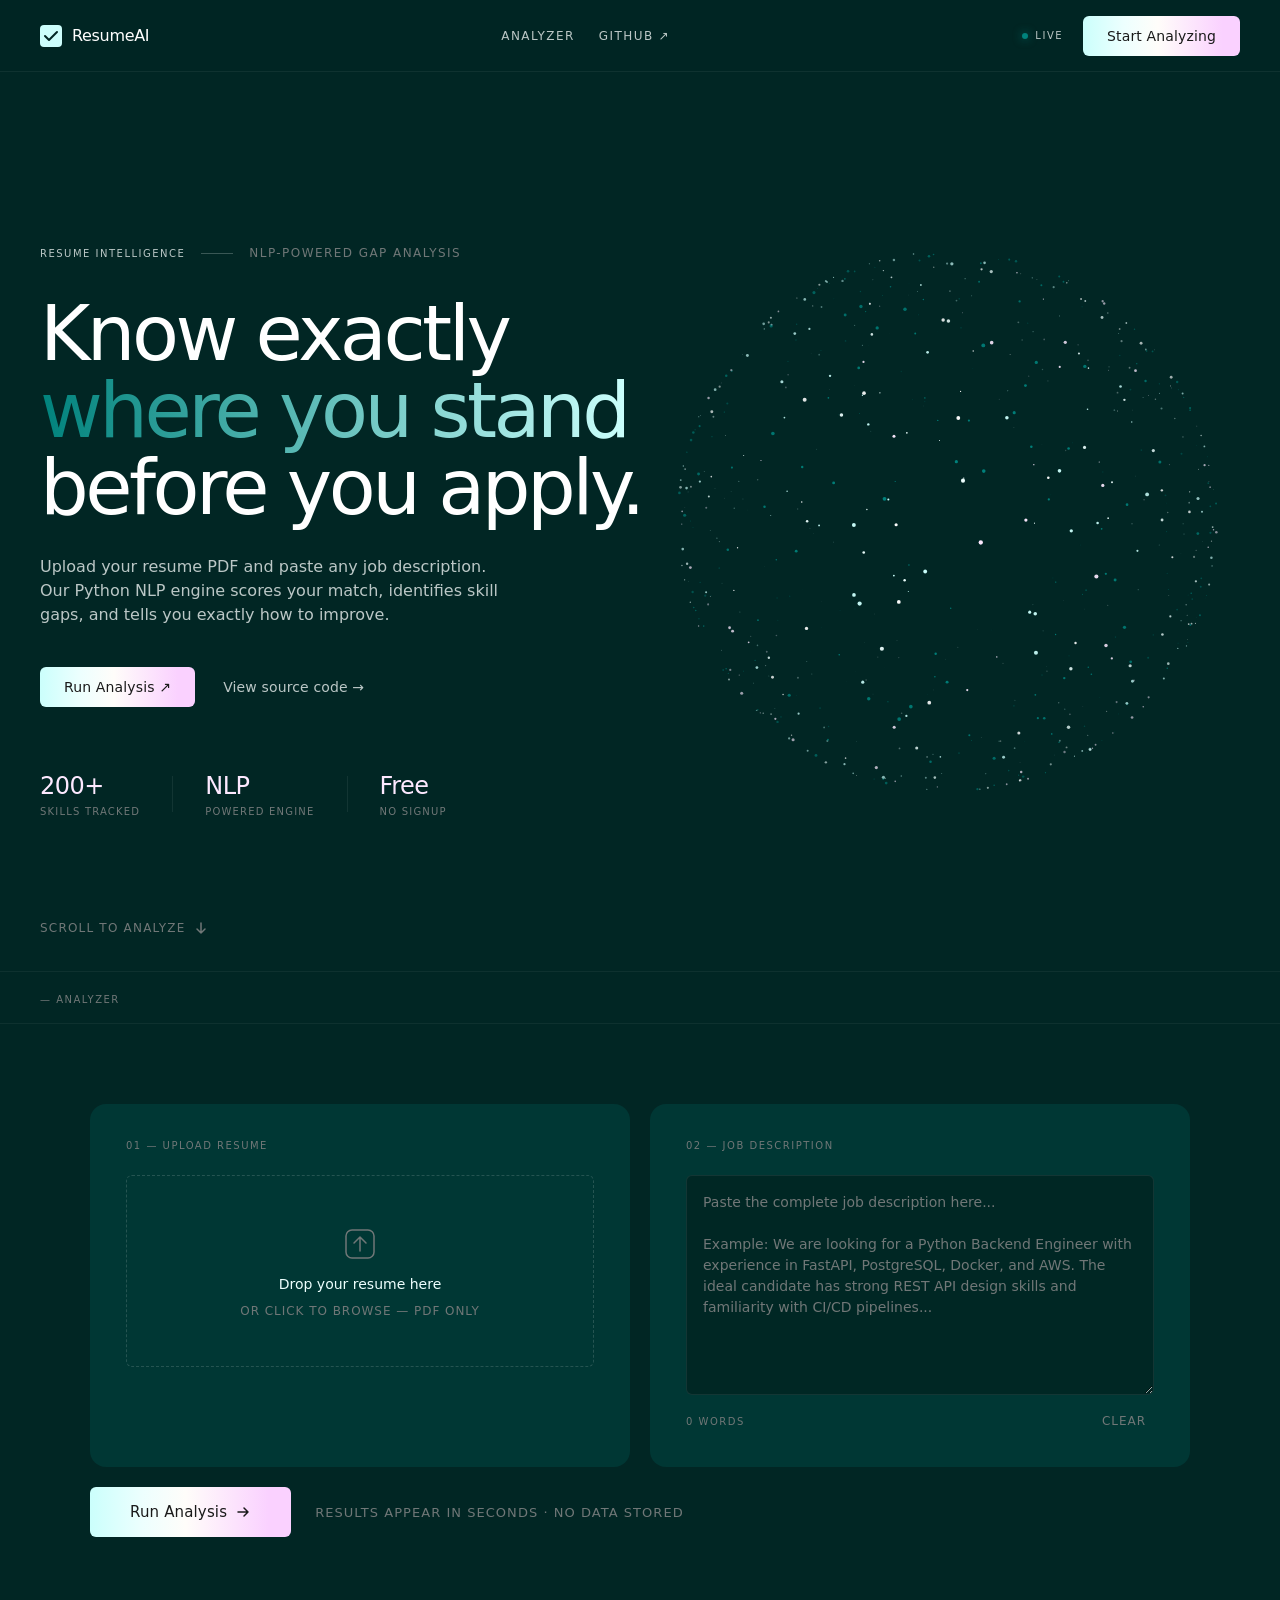
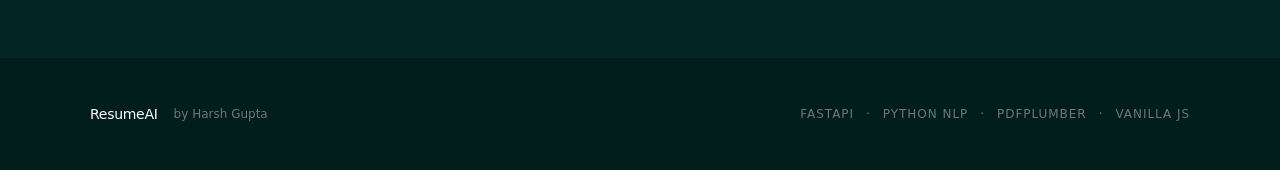
<file: index.html>
<!DOCTYPE html>
<html lang="en">
<head>
  <meta charset="UTF-8" />
  <meta name="viewport" content="width=device-width, initial-scale=1.0" />
  <title>ResumeAI — Resume Intelligence</title>
  <meta name="description" content="Upload your resume PDF and paste any job description. Get an instant NLP-powered compatibility score, skill gap analysis, and improvement tips." />
  <link rel="preconnect" href="https://api.fontshare.com" />
  <link href="https://api.fontshare.com/v2/css?f[]=satoshi@400,500&display=swap" rel="stylesheet" />
  <link rel="stylesheet" href="style.css" />
</head>
<body>

  <!-- NAVBAR -->
  <nav class="navbar" role="navigation" aria-label="Main navigation">
    <div class="nav-logo">
      <svg width="22" height="22" viewBox="0 0 22 22" fill="none" aria-hidden="true">
        <rect width="22" height="22" rx="4" fill="url(#logoGrad)"/>
        <path d="M5 11L9 15L17 7" stroke="#012624" stroke-width="2" stroke-linecap="round" stroke-linejoin="round"/>
        <defs>
          <linearGradient id="logoGrad" x1="0" y1="0" x2="22" y2="22">
            <stop offset="0%" stop-color="#cbfffc"/>
            <stop offset="100%" stop-color="#fad1ff"/>
          </linearGradient>
        </defs>
      </svg>
      <span class="nav-wordmark">ResumeAI</span>
    </div>
    <div class="nav-center" role="list">
      <a href="#main-content" class="nav-link" role="listitem">Analyzer</a>
      <a href="https://github.com/harshgupta257/smart-resume-analyzer" target="_blank" rel="noopener" class="nav-link" role="listitem">GitHub ↗</a>
    </div>
    <div class="nav-right">
      <div class="nav-status" aria-label="API status">
        <span class="status-dot" aria-hidden="true"></span>
        <span>LIVE</span>
      </div>
      <button class="btn-aurora nav-cta" onclick="document.getElementById('main-content').scrollIntoView({behavior:'smooth'})">
        Start Analyzing
      </button>
    </div>
  </nav>

  <!-- HERO -->
  <header class="hero" role="banner">
    <canvas id="particleSphere" class="particle-canvas" aria-hidden="true"></canvas>
    <div class="hero-content">
      <div class="hero-eyebrow">
        <span class="eyebrow-label">RESUME INTELLIGENCE</span>
        <span class="eyebrow-line" aria-hidden="true"></span>
        <span class="eyebrow-sub">NLP-Powered Gap Analysis</span>
      </div>
      <h1 class="hero-title">
        Know exactly<br/>
        <em>where you stand</em><br/>
        before you apply.
      </h1>
      <p class="hero-sub">
        Upload your resume PDF and paste any job description.
        Our Python NLP engine scores your match, identifies skill gaps,
        and tells you exactly how to improve.
      </p>
      <div class="hero-actions">
        <button class="btn-aurora" onclick="document.getElementById('main-content').scrollIntoView({behavior:'smooth'})">
          Run Analysis ↗
        </button>
        <a href="https://github.com/harshgupta257/smart-resume-analyzer" target="_blank" rel="noopener" class="hero-ghost-link">
          View source code →
        </a>
      </div>
      <div class="hero-metrics" aria-label="Key metrics">
        <div class="hero-metric">
          <span class="hm-num">200+</span>
          <span class="hm-label">SKILLS TRACKED</span>
        </div>
        <div class="hm-sep" aria-hidden="true"></div>
        <div class="hero-metric">
          <span class="hm-num">NLP</span>
          <span class="hm-label">POWERED ENGINE</span>
        </div>
        <div class="hm-sep" aria-hidden="true"></div>
        <div class="hero-metric">
          <span class="hm-num">Free</span>
          <span class="hm-label">NO SIGNUP</span>
        </div>
      </div>
    </div>
    <div class="hero-scroll" aria-hidden="true">
      <span>Scroll to analyze</span>
      <svg width="14" height="14" viewBox="0 0 14 14" fill="none">
        <path d="M7 2v10M3 8l4 4 4-4" stroke="currentColor" stroke-width="1.5" stroke-linecap="round" stroke-linejoin="round"/>
      </svg>
    </div>
  </header>

  <!-- SECTION DIVIDER -->
  <div class="section-divider" aria-hidden="true">
    <span class="divider-label">— ANALYZER</span>
  </div>

  <!-- MAIN -->
  <main id="main-content" class="main" role="main">
    <div class="container">

      <!-- FORM -->
      <form class="tool-grid" id="analyzeForm" novalidate aria-label="Resume analysis form">

        <!-- 01 UPLOAD -->
        <div class="panel" id="uploadPanel">
          <div class="panel-eyebrow">01 — UPLOAD RESUME</div>
          <div class="drop-zone" id="dropZone" role="button" tabindex="0"
               aria-label="Upload resume PDF — click or drag and drop"
               aria-describedby="drop-hint">
            <div class="dz-inner">
              <svg class="dz-icon" width="40" height="40" viewBox="0 0 40 40" fill="none" aria-hidden="true">
                <rect x="6" y="6" width="28" height="28" rx="6" stroke="currentColor" stroke-width="1.5"/>
                <path d="M20 13v14M14 19l6-6 6 6" stroke="currentColor" stroke-width="1.5" stroke-linecap="round" stroke-linejoin="round"/>
              </svg>
              <p class="dz-title">Drop your resume here</p>
              <p class="dz-hint" id="drop-hint">or click to browse — PDF only</p>
            </div>
            <input type="file" id="resumeFile" name="resume" accept=".pdf"
                   class="file-input" aria-label="Choose PDF resume file" required />
          </div>
          <div class="file-preview hidden" id="filePreview" aria-live="polite">
            <div class="fp-inner">
              <svg class="fp-icon" width="20" height="20" viewBox="0 0 20 20" fill="none" aria-hidden="true">
                <rect x="3" y="1" width="11" height="16" rx="2" stroke="#cbfffc" stroke-width="1.5"/>
                <path d="M14 5h2a1 1 0 011 1v11a1 1 0 01-1 1H7a1 1 0 01-1-1v-2" stroke="#cbfffc" stroke-width="1.5" stroke-linecap="round"/>
              </svg>
              <div class="fp-info">
                <p class="fp-name" id="fileName">resume.pdf</p>
                <p class="fp-size" id="fileSize">0 KB</p>
              </div>
              <button type="button" class="fp-remove" id="fileRemove" aria-label="Remove file">
                <svg width="14" height="14" viewBox="0 0 14 14" fill="none">
                  <path d="M2 2l10 10M12 2L2 12" stroke="currentColor" stroke-width="1.5" stroke-linecap="round"/>
                </svg>
              </button>
            </div>
          </div>
        </div>

        <!-- 02 JOB DESCRIPTION -->
        <div class="panel" id="jdPanel">
          <div class="panel-eyebrow">02 — JOB DESCRIPTION</div>
          <textarea
            id="jobDescription"
            name="job_description"
            class="jd-textarea"
            placeholder="Paste the complete job description here...&#10;&#10;Example: We are looking for a Python Backend Engineer with experience in FastAPI, PostgreSQL, Docker, and AWS. The ideal candidate has strong REST API design skills and familiarity with CI/CD pipelines..."
            aria-label="Job description"
            aria-describedby="jd-counter"
            required
          ></textarea>
          <div class="jd-bar">
            <span class="jd-count" id="jd-counter" aria-live="polite">0 WORDS</span>
            <button type="button" class="jd-clear" id="clearJD" aria-label="Clear job description">Clear</button>
          </div>
        </div>

        <!-- SUBMIT -->
        <div class="btn-wrap">
          <button type="submit" class="btn-aurora btn-run" id="analyzeBtn" aria-label="Analyze resume">
            <span class="btn-text">Run Analysis</span>
            <svg width="16" height="16" viewBox="0 0 16 16" fill="none" aria-hidden="true">
              <path d="M3 8h10M9 4l4 4-4 4" stroke="currentColor" stroke-width="1.5" stroke-linecap="round" stroke-linejoin="round"/>
            </svg>
          </button>
          <p class="btn-note">Results appear in seconds · No data stored</p>
        </div>

      </form>

      <!-- ERROR -->
      <div class="error-bar hidden" id="errorBanner" role="alert" aria-live="assertive">
        <svg width="16" height="16" viewBox="0 0 16 16" fill="none" aria-hidden="true">
          <circle cx="8" cy="8" r="7" stroke="#ff6b6b" stroke-width="1.5"/>
          <path d="M8 5v3.5M8 11h.01" stroke="#ff6b6b" stroke-width="1.5" stroke-linecap="round"/>
        </svg>
        <span id="errorMessage">Something went wrong.</span>
        <button class="error-x" id="errorClose" aria-label="Dismiss error">
          <svg width="12" height="12" viewBox="0 0 12 12" fill="none">
            <path d="M1 1l10 10M11 1L1 11" stroke="currentColor" stroke-width="1.5" stroke-linecap="round"/>
          </svg>
        </button>
      </div>

      <!-- LOADING -->
      <div class="loader hidden" id="loadingState" aria-live="polite" aria-busy="true">
        <div class="loader-orb" aria-hidden="true">
          <div class="loader-ring r1"></div>
          <div class="loader-ring r2"></div>
          <div class="loader-ring r3"></div>
        </div>
        <div class="loader-info">
          <p class="loader-label">ANALYZING</p>
          <p class="loader-step" id="loadingStep">Parsing PDF content…</p>
        </div>
      </div>

      <!-- ── RESULTS ── -->
      <section class="results hidden" id="resultsSection" aria-label="Analysis results" aria-live="polite">

        <!-- SCORE ROW -->
        <div class="score-row">

          <!-- Stat counter (Auros statistic style) -->
          <div class="score-stat">
            <p class="score-stat-eyebrow">MATCH SCORE</p>
            <div class="score-stat-num">
              <span id="scoreNumber">0</span><span class="score-stat-pct">%</span>
            </div>
            <p class="score-stat-verdict" id="scoreLabel">—</p>
            <p class="score-stat-meta" id="scoreMeta"></p>
          </div>

          <!-- Score ring (aurora gradient stroke) -->
          <div class="score-ring-wrap" aria-label="Score ring visualization">
            <svg class="score-ring" viewBox="0 0 160 160" aria-hidden="true">
              <defs>
                <linearGradient id="auroraRing" x1="0%" y1="0%" x2="100%" y2="0%">
                  <stop offset="0%"   stop-color="#00827c"/>
                  <stop offset="27%"  stop-color="#cbfffc"/>
                  <stop offset="48%"  stop-color="#fffdfA"/>
                  <stop offset="100%" stop-color="#fad1ff"/>
                </linearGradient>
              </defs>
              <circle class="ring-bg"   cx="80" cy="80" r="64"/>
              <circle class="ring-fill" id="ringFill" cx="80" cy="80" r="64"
                stroke-dasharray="402.12" stroke-dashoffset="402.12"/>
            </svg>
            <div class="ring-label">
              <span id="ringPct">0%</span>
            </div>
          </div>

          <!-- Matched / Missing counts -->
          <div class="score-counts">
            <div class="count-block matched-block">
              <div class="count-num" id="matchedCount">0</div>
              <div class="count-key">MATCHED SKILLS</div>
            </div>
            <div class="count-block missing-block">
              <div class="count-num" id="missingCount">0</div>
              <div class="count-key">MISSING SKILLS</div>
            </div>
          </div>

        </div>

        <!-- SKILL ANALYSIS -->
        <div class="res-head">
          <span class="res-eyebrow">SKILL ANALYSIS</span>
        </div>
        <div class="skills-grid">
          <div class="skill-panel">
            <div class="sp-head">
              <span class="sp-dot sp-teal" aria-hidden="true"></span>
              <span class="sp-title">Matched Skills</span>
              <span class="sp-badge badge-teal" id="matchedBadge">0</span>
            </div>
            <div class="sp-chips" id="matchedSkillsList" role="list" aria-label="Matched skills"></div>
          </div>
          <div class="skill-panel">
            <div class="sp-head">
              <span class="sp-dot sp-pink" aria-hidden="true"></span>
              <span class="sp-title">Missing Skills</span>
              <span class="sp-badge badge-pink" id="missingBadge">0</span>
            </div>
            <div class="sp-chips" id="missingSkillsList" role="list" aria-label="Missing skills"></div>
          </div>
        </div>

        <!-- RESUME SKILLS -->
        <div class="res-head">
          <span class="res-eyebrow">YOUR RESUME SKILLS</span>
        </div>
        <div class="resume-skills-panel">
          <div class="rsk-col">
            <p class="rsk-label">TECHNICAL</p>
            <div class="sp-chips" id="resumeTechList" role="list" aria-label="Technical skills"></div>
          </div>
          <div class="rsk-div" aria-hidden="true"></div>
          <div class="rsk-col">
            <p class="rsk-label">SOFT SKILLS</p>
            <div class="sp-chips" id="resumeSoftList" role="list" aria-label="Soft skills"></div>
          </div>
        </div>

        <!-- DIAGNOSTICS -->
        <div class="res-head">
          <span class="res-eyebrow">DIAGNOSTICS</span>
        </div>
        <div class="diag-grid">
          <div class="diag-panel">
            <p class="diag-eyebrow">RESUME SECTIONS DETECTED</p>
            <div class="sections-list" id="sectionsList" role="list"></div>
          </div>
          <div class="diag-panel">
            <p class="diag-eyebrow">IMPROVEMENT TIPS</p>
            <ol class="tips-list" id="suggestionsList" aria-label="Improvement suggestions"></ol>
          </div>
        </div>

        <!-- RE-ANALYZE -->
        <div class="reanalyze-row">
          <button type="button" class="btn-ghost" id="reanalyzeBtn" aria-label="Analyze another resume">
            ← Analyze another resume
          </button>
        </div>

      </section>
    </div>
  </main>

  <!-- FOOTER -->
  <footer class="footer" role="contentinfo">
    <div class="footer-inner">
      <div class="footer-left">
        <span class="footer-wordmark">ResumeAI</span>
        <span class="footer-by">by Harsh Gupta</span>
      </div>
      <div class="footer-stack">
        <span>FastAPI</span>
        <span aria-hidden="true">·</span>
        <span>Python NLP</span>
        <span aria-hidden="true">·</span>
        <span>pdfplumber</span>
        <span aria-hidden="true">·</span>
        <span>Vanilla JS</span>
      </div>
    </div>
  </footer>

  <script src="script.js"></script>
</body>
</html>
</file>
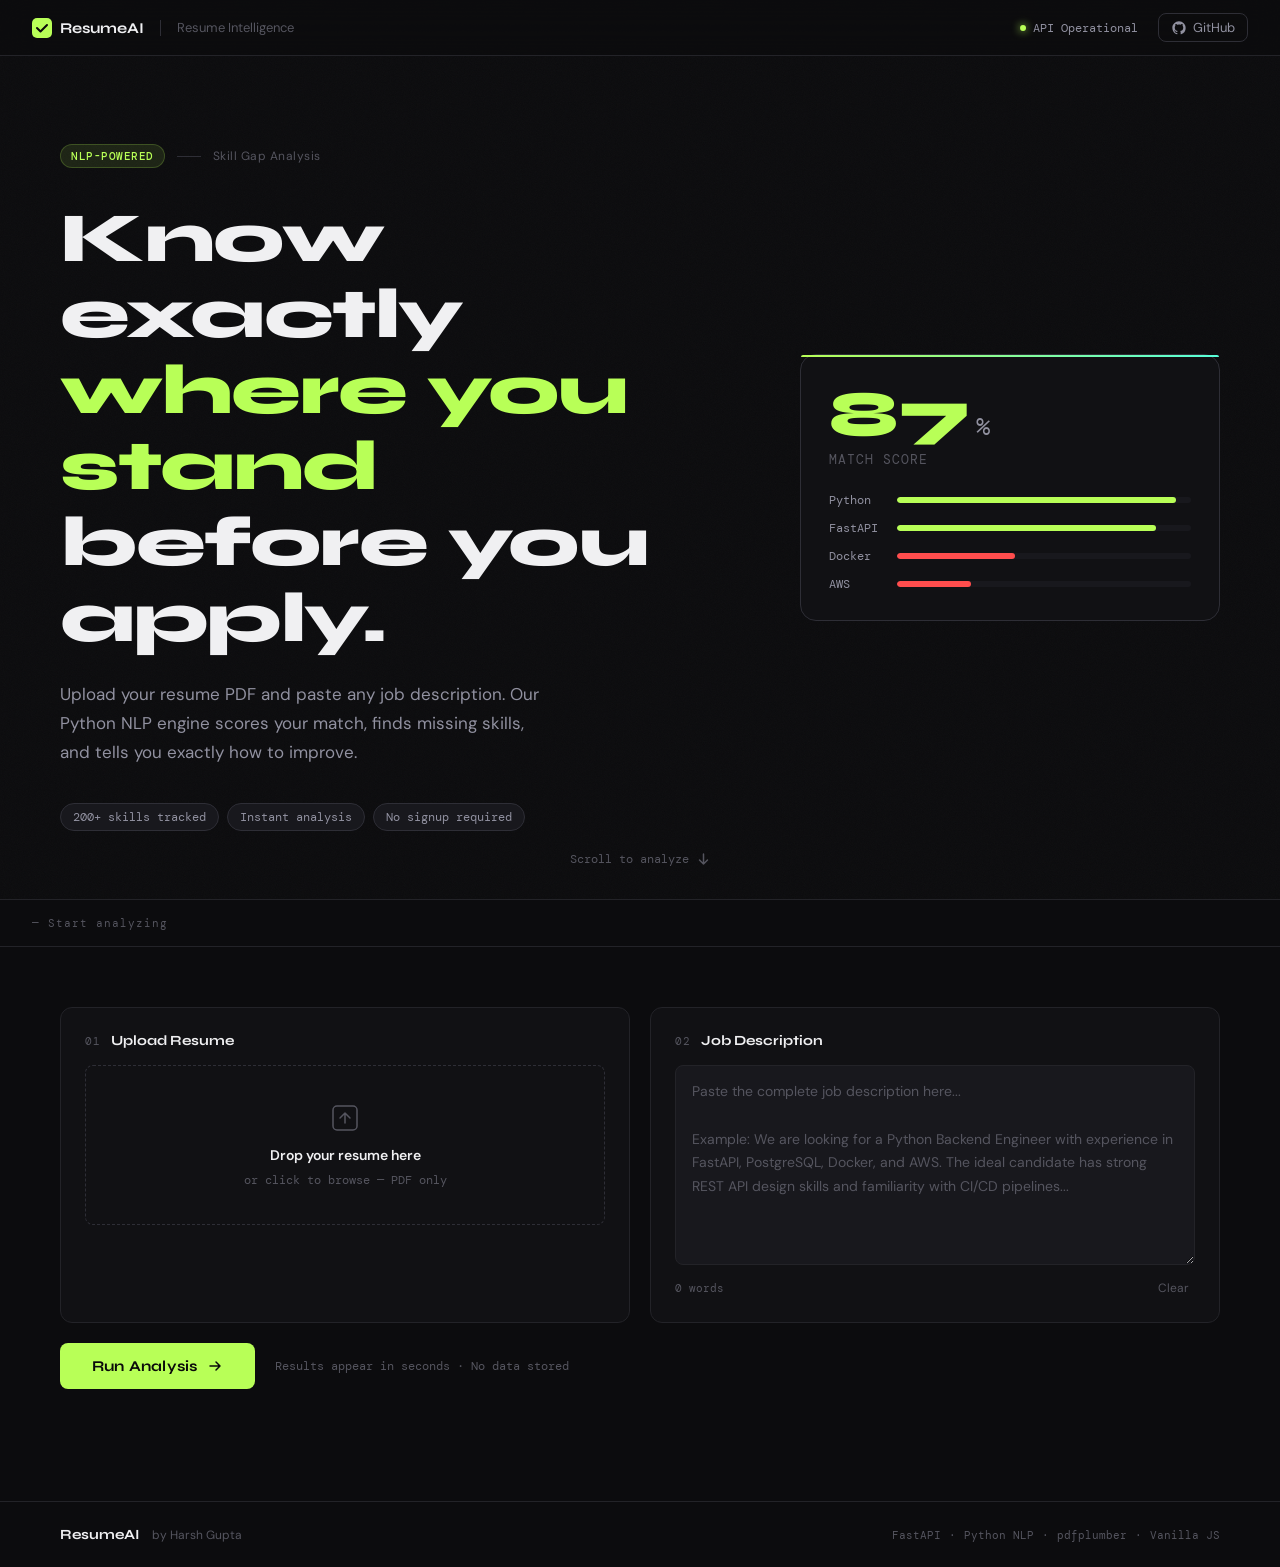
<file: frontend/index.html>
<!DOCTYPE html>
<html lang="en">
<head>
  <meta charset="UTF-8" />
  <meta name="viewport" content="width=device-width, initial-scale=1.0" />
  <title>ResumeAI — Smart Resume Analyzer</title>
  <meta name="description" content="Upload your resume and a job description to get an instant NLP-powered compatibility score, skill gap analysis, and improvement tips." />
  <link rel="preconnect" href="https://fonts.googleapis.com" />
  <link rel="preconnect" href="https://fonts.gstatic.com" crossorigin />
  <link href="https://fonts.googleapis.com/css2?family=Syne:wght@400;600;700;800&family=DM+Sans:ital,opsz,wght@0,9..40,300;0,9..40,400;0,9..40,500;0,9..40,600;1,9..40,300&family=DM+Mono:wght@400;500&display=swap" rel="stylesheet" />
  <link rel="stylesheet" href="style.css" />
</head>
<body>

  <!-- NOISE OVERLAY -->
  <div class="noise" aria-hidden="true"></div>

  <!-- NAVBAR -->
  <nav class="navbar" role="navigation" aria-label="Main navigation">
    <div class="nav-left">
      <div class="nav-logo">
        <svg width="20" height="20" viewBox="0 0 20 20" fill="none" aria-hidden="true">
          <rect width="20" height="20" rx="5" fill="#B8FF57"/>
          <path d="M5 10L8.5 13.5L15 7" stroke="#0a0a0a" stroke-width="2" stroke-linecap="round" stroke-linejoin="round"/>
        </svg>
        <span>ResumeAI</span>
      </div>
      <div class="nav-sep" aria-hidden="true"></div>
      <span class="nav-tagline">Resume Intelligence</span>
    </div>
    <div class="nav-right">
      <div class="nav-status" aria-label="API status">
        <span class="status-dot" aria-hidden="true"></span>
        <span>API Operational</span>
      </div>
      <a href="https://github.com/harshgupta257/smart-resume-analyzer" target="_blank" rel="noopener" class="nav-gh" aria-label="View source on GitHub">
        <svg width="16" height="16" viewBox="0 0 24 24" fill="currentColor" aria-hidden="true"><path d="M12 2C6.477 2 2 6.484 2 12.017c0 4.425 2.865 8.18 6.839 9.504.5.092.682-.217.682-.483 0-.237-.008-.868-.013-1.703-2.782.605-3.369-1.343-3.369-1.343-.454-1.158-1.11-1.466-1.11-1.466-.908-.62.069-.608.069-.608 1.003.07 1.531 1.032 1.531 1.032.892 1.53 2.341 1.088 2.91.832.092-.647.35-1.088.636-1.338-2.22-.253-4.555-1.113-4.555-4.951 0-1.093.39-1.988 1.029-2.688-.103-.253-.446-1.272.098-2.65 0 0 .84-.27 2.75 1.026A9.564 9.564 0 0112 6.844c.85.004 1.705.115 2.504.337 1.909-1.296 2.747-1.027 2.747-1.027.546 1.379.202 2.398.1 2.651.64.7 1.028 1.595 1.028 2.688 0 3.848-2.339 4.695-4.566 4.943.359.309.678.92.678 1.855 0 1.338-.012 2.419-.012 2.747 0 .268.18.58.688.482A10.019 10.019 0 0022 12.017C22 6.484 17.522 2 12 2z"/></svg>
        GitHub
      </a>
    </div>
  </nav>

  <!-- HERO -->
  <header class="hero" role="banner">
    <div class="hero-inner">
      <div class="hero-left">
        <div class="hero-eyebrow">
          <span class="eyebrow-pill">NLP-Powered</span>
          <span class="eyebrow-line" aria-hidden="true"></span>
          <span class="eyebrow-text">Skill Gap Analysis</span>
        </div>
        <h1 class="hero-title">
          Know exactly<br/>
          <em>where you stand</em><br/>
          before you apply.
        </h1>
        <p class="hero-desc">
          Upload your resume PDF and paste any job description.
          Our Python NLP engine scores your match, finds missing skills,
          and tells you exactly how to improve.
        </p>
        <div class="hero-pills" aria-label="Features">
          <span class="pill">200+ skills tracked</span>
          <span class="pill">Instant analysis</span>
          <span class="pill">No signup required</span>
        </div>
      </div>
      <div class="hero-right" aria-hidden="true">
        <div class="hero-visual">
          <div class="vis-score">
            <span class="vis-num">87</span>
            <span class="vis-pct">%</span>
          </div>
          <div class="vis-label">Match Score</div>
          <div class="vis-bar-group">
            <div class="vis-bar-row">
              <span>Python</span>
              <div class="vis-bar"><div class="vis-fill" style="width:95%"></div></div>
            </div>
            <div class="vis-bar-row">
              <span>FastAPI</span>
              <div class="vis-bar"><div class="vis-fill" style="width:88%"></div></div>
            </div>
            <div class="vis-bar-row">
              <span>Docker</span>
              <div class="vis-bar"><div class="vis-fill" style="width:40%; background:#ff4d4d"></div></div>
            </div>
            <div class="vis-bar-row">
              <span>AWS</span>
              <div class="vis-bar"><div class="vis-fill" style="width:25%; background:#ff4d4d"></div></div>
            </div>
          </div>
        </div>
      </div>
    </div>
    <div class="hero-scroll" aria-hidden="true">
      <span>Scroll to analyze</span>
      <svg width="14" height="14" viewBox="0 0 14 14" fill="none"><path d="M7 2v10M3 8l4 4 4-4" stroke="currentColor" stroke-width="1.5" stroke-linecap="round" stroke-linejoin="round"/></svg>
    </div>
  </header>

  <!-- DIVIDER -->
  <div class="section-divider" aria-hidden="true">
    <span>— Start analyzing</span>
  </div>

  <!-- MAIN -->
  <main id="main-content" class="main" role="main">
    <div class="container">

      <!-- FORM -->
      <form class="tool-grid" id="analyzeForm" novalidate aria-label="Resume analysis form">

        <!-- UPLOAD -->
        <div class="panel" id="uploadPanel">
          <div class="panel-label">
            <span class="panel-num">01</span>
            <span class="panel-title">Upload Resume</span>
          </div>
          <div class="drop-zone" id="dropZone" role="button" tabindex="0"
               aria-label="Upload resume PDF" aria-describedby="drop-hint">
            <div class="dz-inner">
              <svg class="dz-icon" width="32" height="32" viewBox="0 0 32 32" fill="none" aria-hidden="true">
                <rect x="4" y="4" width="24" height="24" rx="4" stroke="currentColor" stroke-width="1.5"/>
                <path d="M16 11v10M11 16l5-5 5 5" stroke="currentColor" stroke-width="1.5" stroke-linecap="round" stroke-linejoin="round"/>
              </svg>
              <p class="dz-title">Drop your resume here</p>
              <p class="dz-hint" id="drop-hint">or click to browse — PDF only</p>
            </div>
            <input type="file" id="resumeFile" name="resume" accept=".pdf" class="file-input"
                   aria-label="Choose PDF resume file" required />
          </div>
          <div class="file-preview hidden" id="filePreview" aria-live="polite">
            <div class="fp-inner">
              <div class="fp-icon" aria-hidden="true">
                <svg width="18" height="18" viewBox="0 0 18 18" fill="none"><rect x="2" y="1" width="11" height="16" rx="2" stroke="#B8FF57" stroke-width="1.5"/><path d="M13 5h2a1 1 0 011 1v10a1 1 0 01-1 1H6a1 1 0 01-1-1v-2" stroke="#B8FF57" stroke-width="1.5" stroke-linecap="round"/></svg>
              </div>
              <div class="fp-info">
                <p class="fp-name" id="fileName">resume.pdf</p>
                <p class="fp-size" id="fileSize">0 KB</p>
              </div>
              <button type="button" class="fp-remove" id="fileRemove" aria-label="Remove file">
                <svg width="14" height="14" viewBox="0 0 14 14" fill="none"><path d="M2 2l10 10M12 2L2 12" stroke="currentColor" stroke-width="1.5" stroke-linecap="round"/></svg>
              </button>
            </div>
          </div>
        </div>

        <!-- JD -->
        <div class="panel" id="jdPanel">
          <div class="panel-label">
            <span class="panel-num">02</span>
            <span class="panel-title">Job Description</span>
          </div>
          <textarea id="jobDescription" name="job_description" class="jd-textarea"
            placeholder="Paste the complete job description here...&#10;&#10;Example: We are looking for a Python Backend Engineer with experience in FastAPI, PostgreSQL, Docker, and AWS. The ideal candidate has strong REST API design skills and familiarity with CI/CD pipelines..."
            aria-label="Job description" aria-describedby="jd-counter" required></textarea>
          <div class="jd-bar">
            <span class="jd-count" id="jd-counter" aria-live="polite">0 words</span>
            <button type="button" class="jd-clear" id="clearJD" aria-label="Clear job description">Clear</button>
          </div>
        </div>

        <!-- BUTTON -->
        <div class="btn-wrap">
          <button type="submit" class="btn-analyze" id="analyzeBtn" aria-label="Analyze resume">
            <span class="btn-text">Run Analysis</span>
            <svg class="btn-arrow" width="16" height="16" viewBox="0 0 16 16" fill="none" aria-hidden="true">
              <path d="M3 8h10M9 4l4 4-4 4" stroke="currentColor" stroke-width="1.5" stroke-linecap="round" stroke-linejoin="round"/>
            </svg>
            <span class="btn-shine" aria-hidden="true"></span>
          </button>
          <p class="btn-note">Results appear in seconds · No data stored</p>
        </div>

      </form>

      <!-- ERROR -->
      <div class="error-bar hidden" id="errorBanner" role="alert" aria-live="assertive">
        <svg width="16" height="16" viewBox="0 0 16 16" fill="none" aria-hidden="true"><circle cx="8" cy="8" r="7" stroke="#ff4d4d" stroke-width="1.5"/><path d="M8 5v3.5M8 11h.01" stroke="#ff4d4d" stroke-width="1.5" stroke-linecap="round"/></svg>
        <span id="errorMessage">Something went wrong.</span>
        <button class="error-x" id="errorClose" aria-label="Dismiss">
          <svg width="12" height="12" viewBox="0 0 12 12" fill="none"><path d="M1 1l10 10M11 1L1 11" stroke="currentColor" stroke-width="1.5" stroke-linecap="round"/></svg>
        </button>
      </div>

      <!-- LOADING -->
      <div class="loader hidden" id="loadingState" aria-live="polite" aria-busy="true">
        <div class="loader-track" aria-hidden="true"><div class="loader-bar"></div></div>
        <div class="loader-info">
          <span class="loader-label">Analyzing</span>
          <span class="loader-step" id="loadingStep">Parsing PDF content…</span>
        </div>
      </div>

      <!-- RESULTS -->
      <section class="results hidden" id="resultsSection" aria-label="Analysis results" aria-live="polite">

        <!-- TOP ROW: SCORE + BREAKDOWN -->
        <div class="results-top">

          <!-- Score -->
          <div class="r-score-panel">
            <div class="rsp-label">Match Score</div>
            <div class="rsp-number">
              <span id="scoreNumber">0</span><span class="rsp-pct">%</span>
            </div>
            <div class="rsp-verdict" id="scoreLabel">—</div>
            <div class="rsp-bar-wrap" aria-hidden="true">
              <div class="rsp-bar-track">
                <div class="rsp-bar-fill" id="scoreBar"></div>
              </div>
            </div>
            <div class="rsp-meta" id="scoreMeta"></div>
          </div>

          <!-- Breakdown -->
          <div class="r-breakdown-panel">
            <div class="rbp-row">
              <div class="rbp-block matched">
                <div class="rbp-val" id="matchedCount">0</div>
                <div class="rbp-key">Matched Skills</div>
              </div>
              <div class="rbp-block missing">
                <div class="rbp-val" id="missingCount">0</div>
                <div class="rbp-key">Missing Skills</div>
              </div>
            </div>
            <!-- SVG Score Ring -->
            <div class="rbp-ring-wrap" aria-hidden="true">
              <svg class="score-ring" viewBox="0 0 120 120">
                <defs>
                  <linearGradient id="scoreGradient" x1="0%" y1="0%" x2="100%" y2="100%">
                    <stop offset="0%" stop-color="#B8FF57"/>
                    <stop offset="100%" stop-color="#57FFDA"/>
                  </linearGradient>
                </defs>
                <circle class="ring-bg" cx="60" cy="60" r="48"/>
                <circle class="ring-fill" id="ringFill" cx="60" cy="60" r="48"
                  stroke-dasharray="301.59" stroke-dashoffset="301.59"/>
              </svg>
              <div class="rbp-ring-text">
                <span id="ringPct">0%</span>
              </div>
            </div>
          </div>
        </div>

        <!-- SKILLS SECTION HEADER -->
        <div class="section-head">
          <span class="sh-num">—</span>
          <h2 class="sh-title">Skill Analysis</h2>
        </div>

        <!-- SKILLS GRID -->
        <div class="skills-grid">
          <div class="skill-panel matched-panel">
            <div class="sp-header">
              <span class="sp-dot sp-dot-green" aria-hidden="true"></span>
              <span class="sp-title">Matched</span>
              <span class="sp-badge sp-badge-green" id="matchedBadge">0</span>
            </div>
            <div class="sp-chips" id="matchedSkillsList" role="list" aria-label="Matched skills"></div>
          </div>
          <div class="skill-panel missing-panel">
            <div class="sp-header">
              <span class="sp-dot sp-dot-red" aria-hidden="true"></span>
              <span class="sp-title">Missing</span>
              <span class="sp-badge sp-badge-red" id="missingBadge">0</span>
            </div>
            <div class="sp-chips" id="missingSkillsList" role="list" aria-label="Missing skills"></div>
          </div>
        </div>

        <!-- YOUR RESUME SKILLS -->
        <div class="section-head">
          <span class="sh-num">—</span>
          <h2 class="sh-title">Your Resume Skills</h2>
        </div>
        <div class="resume-skills-panel">
          <div class="rsk-group">
            <div class="rsk-label">Technical</div>
            <div class="sp-chips" id="resumeTechList" role="list" aria-label="Technical skills from resume"></div>
          </div>
          <div class="rsk-divider" aria-hidden="true"></div>
          <div class="rsk-group">
            <div class="rsk-label">Soft Skills</div>
            <div class="sp-chips" id="resumeSoftList" role="list" aria-label="Soft skills from resume"></div>
          </div>
        </div>

        <!-- SECTIONS + TIPS -->
        <div class="section-head">
          <span class="sh-num">—</span>
          <h2 class="sh-title">Diagnostics</h2>
        </div>
        <div class="diag-grid">
          <div class="diag-panel">
            <div class="diag-title">Resume Sections Detected</div>
            <div class="sections-list" id="sectionsList" role="list" aria-label="Sections detected"></div>
          </div>
          <div class="diag-panel tips-panel">
            <div class="diag-title">Improvement Tips</div>
            <ol class="tips-list" id="suggestionsList" aria-label="Improvement suggestions"></ol>
          </div>
        </div>

        <!-- REANALYZE -->
        <div class="reanalyze-row">
          <button type="button" class="btn-reanalyze" id="reanalyzeBtn" aria-label="Analyze another resume">
            ← Analyze another resume
          </button>
        </div>

      </section>
    </div>
  </main>

  <!-- FOOTER -->
  <footer class="footer" role="contentinfo">
    <div class="footer-inner">
      <div class="footer-left">
        <span class="footer-logo">ResumeAI</span>
        <span class="footer-by">by Harsh Gupta</span>
      </div>
      <div class="footer-stack">
        <span>FastAPI</span><span aria-hidden="true">·</span>
        <span>Python NLP</span><span aria-hidden="true">·</span>
        <span>pdfplumber</span><span aria-hidden="true">·</span>
        <span>Vanilla JS</span>
      </div>
    </div>
  </footer>

  <script src="script.js"></script>
</body>
</html>
</file>
<file: style.css>
/* ═══════════════════════════════════════════════════════════
   ResumeAI — Auros Design System
   Abyssal terminal · Bioluminescent data orbs
   Font: Satoshi (Fontshare) — weight 400, 500
   ═══════════════════════════════════════════════════════════ */

/* ── AUROS TOKENS ───────────────────────────────────────── */
:root {
  /* Surface stack — no shadows, elevation via color */
  --color-liquid-abyss:      #012624;
  --color-liquid-deep:       #011d1c;
  --color-liquid-kelp:       #003734;
  --color-liquid-mist:       #edfffe;
  --color-platinum:          #ffffff;
  --color-silver-mist:       #bbc7c6;
  --color-ash:               #f2f2f2;
  --color-slate-deep:        #707777;
  --color-lavender-phosphor: #fde9ff;

  /* Gradients */
  --gradient-aurora: linear-gradient(
    90deg,
    rgb(203, 255, 252) 0%,
    rgb(237, 255, 254) 26.25%,
    rgb(255, 253, 250) 47.57%,
    rgb(250, 209, 255) 88.96%
  );
  --gradient-bio: linear-gradient(90deg, rgb(0,130,124) 0%, rgb(203,255,252) 100%);

  /* Typography */
  --font: 'Satoshi', 'DM Sans', ui-sans-serif, system-ui, sans-serif;

  /* Radii — only two values per spec */
  --r-sm:   6px;
  --r-card: 16px;

  /* Spacing */
  --sp-12:  12px;  --sp-16: 16px;  --sp-20: 20px;
  --sp-24:  24px;  --sp-28: 28px;  --sp-32: 32px;
  --sp-36:  36px;  --sp-40: 40px;  --sp-48: 48px;
  --sp-64:  64px;  --sp-80: 80px;  --sp-120: 120px;

  /* Transition */
  --t: all 0.2s ease;
}

/* ── RESET ──────────────────────────────────────────────── */
*, *::before, *::after { box-sizing: border-box; margin: 0; padding: 0; }
html { scroll-behavior: smooth; }
body {
  font-family: var(--font);
  font-weight: 400;
  background: var(--color-liquid-abyss);
  color: var(--color-platinum);
  min-height: 100vh;
  overflow-x: hidden;
  -webkit-font-smoothing: antialiased;
  -moz-osx-font-smoothing: grayscale;
}

/* ── NAVBAR ─────────────────────────────────────────────── */
.navbar {
  position: sticky; top: 0; z-index: 100;
  display: flex; align-items: center; justify-content: space-between;
  padding: 0 var(--sp-40);
  height: 72px;
  background: rgba(1,38,36,0.85);
  backdrop-filter: blur(20px);
  border-bottom: 1px solid rgba(255,255,255,0.06);
}
.nav-logo {
  display: flex; align-items: center; gap: 10px;
  text-decoration: none; cursor: default;
}
.nav-wordmark {
  font-size: 16px; font-weight: 500;
  color: var(--color-platinum);
  letter-spacing: -0.02em;
}
.nav-center {
  display: flex; align-items: center; gap: var(--sp-24);
}
.nav-link {
  font-size: 12px; font-weight: 500;
  color: var(--color-silver-mist);
  text-decoration: none;
  text-transform: uppercase;
  letter-spacing: 0.12em;
  transition: color 0.2s;
}
.nav-link:hover { color: var(--color-platinum); }
.nav-right { display: flex; align-items: center; gap: var(--sp-20); }
.nav-status {
  display: flex; align-items: center; gap: 7px;
  font-size: 10px; font-weight: 500;
  color: var(--color-silver-mist);
  text-transform: uppercase; letter-spacing: 0.15em;
}
.status-dot {
  width: 6px; height: 6px; border-radius: 50%;
  background: #00827c;
  box-shadow: 0 0 10px rgba(0,130,124,0.8);
  animation: statusPulse 3s ease-in-out infinite;
}
@keyframes statusPulse {
  0%, 100% { opacity: 1; }
  50% { opacity: 0.35; }
}

/* ── AURORA BUTTON ──────────────────────────────────────── */
.btn-aurora {
  position: relative; overflow: hidden;
  display: inline-flex; align-items: center; gap: 8px;
  padding: 12px 24px;
  background: var(--gradient-aurora);
  border: none; border-radius: var(--r-sm);
  color: #1a1a1a;
  font-family: var(--font);
  font-size: 14px; font-weight: 500;
  letter-spacing: 0.01em;
  cursor: pointer;
  transition: opacity 0.2s, transform 0.2s;
}
.btn-aurora:hover { opacity: 0.9; transform: translateY(-1px); }
.btn-aurora:active { transform: translateY(0); }
.btn-aurora:disabled { opacity: 0.45; cursor: not-allowed; transform: none; }
.btn-run {
  padding: 16px 40px;
  font-size: 15px;
}

/* ── HERO ───────────────────────────────────────────────── */
.hero {
  position: relative;
  min-height: 100vh;
  display: flex; flex-direction: column;
  justify-content: center;
  padding: 100px var(--sp-40) var(--sp-80);
  overflow: hidden;
  border-bottom: 1px solid rgba(255,255,255,0.05);
}
.particle-canvas {
  position: absolute; inset: 0;
  width: 100%; height: 100%;
  pointer-events: none;
}
.hero-content {
  position: relative; z-index: 1;
  max-width: 680px;
}
.hero-eyebrow {
  display: flex; align-items: center; gap: var(--sp-16);
  margin-bottom: var(--sp-36);
}
.eyebrow-label {
  font-size: 10px; font-weight: 500;
  text-transform: uppercase; letter-spacing: 0.15em;
  color: var(--color-silver-mist);
}
.eyebrow-line {
  width: 32px; height: 1px;
  background: rgba(187,199,198,0.3);
  flex-shrink: 0;
}
.eyebrow-sub {
  font-size: 12px; color: var(--color-slate-deep);
  text-transform: uppercase; letter-spacing: 0.12em;
}
.hero-title {
  font-size: clamp(52px, 6vw, 86px);
  font-weight: 500;
  line-height: 1.0;
  letter-spacing: -0.046em;
  color: var(--color-platinum);
  margin-bottom: var(--sp-28);
}
.hero-title em {
  font-style: normal;
  background: var(--gradient-bio);
  -webkit-background-clip: text;
  -webkit-text-fill-color: transparent;
  background-clip: text;
}
.hero-sub {
  font-size: 16px; font-weight: 400;
  color: var(--color-silver-mist);
  line-height: 1.5;
  max-width: 480px;
  margin-bottom: var(--sp-40);
}
.hero-actions {
  display: flex; align-items: center; gap: var(--sp-28);
  margin-bottom: var(--sp-64);
}
.hero-ghost-link {
  font-size: 14px; color: var(--color-silver-mist);
  text-decoration: none;
  letter-spacing: 0.01em;
  transition: color 0.2s;
}
.hero-ghost-link:hover { color: var(--color-platinum); }
.hero-metrics {
  display: flex; align-items: center; gap: var(--sp-32);
}
.hero-metric { display: flex; flex-direction: column; gap: 4px; }
.hm-num {
  font-size: 24px; font-weight: 500;
  color: var(--color-lavender-phosphor);
  line-height: 1.3; letter-spacing: -0.02em;
}
.hm-label {
  font-size: 10px; font-weight: 500;
  text-transform: uppercase; letter-spacing: 0.12em;
  color: var(--color-slate-deep);
}
.hm-sep {
  width: 1px; height: 36px;
  background: rgba(255,255,255,0.07);
  flex-shrink: 0;
}
.hero-scroll {
  position: absolute; bottom: var(--sp-36); left: var(--sp-40);
  display: flex; align-items: center; gap: 8px;
  font-size: 12px; color: var(--color-slate-deep);
  text-transform: uppercase; letter-spacing: 0.1em;
  animation: scrollFloat 2.5s ease-in-out infinite;
}
@keyframes scrollFloat {
  0%, 100% { transform: translateY(0); opacity: 0.5; }
  50% { transform: translateY(5px); opacity: 1; }
}

/* ── SECTION DIVIDER ────────────────────────────────────── */
.section-divider {
  padding: var(--sp-16) var(--sp-40);
  border-bottom: 1px solid rgba(255,255,255,0.05);
  background: var(--color-liquid-abyss);
}
.divider-label {
  font-size: 10px; font-weight: 500;
  text-transform: uppercase; letter-spacing: 0.15em;
  color: var(--color-slate-deep);
}

/* ── MAIN ───────────────────────────────────────────────── */
.main {
  padding: var(--sp-80) var(--sp-40);
  background: var(--color-liquid-abyss);
}
.container { max-width: 1100px; margin: 0 auto; }

/* ── TOOL GRID ──────────────────────────────────────────── */
.tool-grid {
  display: grid;
  grid-template-columns: 1fr 1fr;
  gap: var(--sp-20);
  margin-bottom: var(--sp-40);
}
.btn-wrap {
  grid-column: 1 / -1;
  display: flex; align-items: center; gap: var(--sp-24);
}
.btn-note {
  font-size: 13px; color: var(--color-slate-deep);
  text-transform: uppercase; letter-spacing: 0.08em;
}

/* ── PANEL (Surface Card — Liquid Kelp) ─────────────────── */
.panel {
  background: var(--color-liquid-kelp);
  border-radius: var(--r-card);
  padding: var(--sp-36);
}
.panel-eyebrow {
  font-size: 10px; font-weight: 500;
  text-transform: uppercase; letter-spacing: 0.15em;
  color: var(--color-slate-deep);
  margin-bottom: var(--sp-24);
}

/* ── DROP ZONE ──────────────────────────────────────────── */
.drop-zone {
  border: 1px dashed rgba(187,199,198,0.2);
  border-radius: var(--r-sm);
  padding: var(--sp-48) var(--sp-24);
  text-align: center;
  cursor: pointer;
  position: relative;
  transition: var(--t);
}
.drop-zone:hover,
.drop-zone.dragover {
  border-color: #00827c;
  background: rgba(0,130,124,0.06);
}
.drop-zone:focus-visible {
  outline: 1.5px solid #00827c;
  outline-offset: 3px;
}
.dz-inner {
  display: flex; flex-direction: column;
  align-items: center; gap: var(--sp-12);
  pointer-events: none;
}
.dz-icon { color: var(--color-slate-deep); transition: color 0.2s; }
.drop-zone:hover .dz-icon,
.drop-zone.dragover .dz-icon { color: #cbfffc; }
.dz-title {
  font-size: 14px; font-weight: 500;
  color: var(--color-liquid-mist);
}
.dz-hint {
  font-size: 12px; color: var(--color-slate-deep);
  text-transform: uppercase; letter-spacing: 0.08em;
}
.file-input {
  position: absolute; inset: 0;
  opacity: 0; cursor: pointer;
  width: 100%; height: 100%;
}

/* File Preview */
.file-preview {
  margin-top: var(--sp-16);
  background: rgba(203,255,252,0.06);
  border: 1px solid rgba(203,255,252,0.15);
  border-radius: var(--r-sm);
  padding: 12px var(--sp-16);
  animation: fadeUp 0.25s ease;
}
.fp-inner { display: flex; align-items: center; gap: var(--sp-12); }
.fp-icon { flex-shrink: 0; }
.fp-info { flex: 1; }
.fp-name { font-size: 13px; font-weight: 500; color: #cbfffc; }
.fp-size { font-size: 11px; color: var(--color-slate-deep); text-transform: uppercase; letter-spacing: 0.08em; }
.fp-remove {
  background: none; border: none; cursor: pointer;
  color: var(--color-slate-deep);
  display: flex; align-items: center; justify-content: center;
  padding: 4px; border-radius: 4px; transition: color 0.2s;
}
.fp-remove:hover { color: #ff6b6b; }

/* ── TEXTAREA ───────────────────────────────────────────── */
.jd-textarea {
  width: 100%; height: 220px;
  background: rgba(1,29,28,0.6);
  border: 1px solid rgba(187,199,198,0.1);
  border-radius: var(--r-sm);
  color: var(--color-liquid-mist);
  font-family: var(--font);
  font-size: 14px; font-weight: 400;
  line-height: 1.5;
  padding: var(--sp-16);
  resize: vertical; outline: none;
  transition: border-color 0.2s;
}
.jd-textarea:focus { border-color: rgba(0,130,124,0.6); }
.jd-textarea::placeholder { color: var(--color-slate-deep); }
.jd-bar {
  display: flex; align-items: center;
  justify-content: space-between;
  margin-top: var(--sp-12);
}
.jd-count {
  font-size: 10px; color: var(--color-slate-deep);
  text-transform: uppercase; letter-spacing: 0.15em;
}
.jd-clear {
  font-size: 12px; color: var(--color-slate-deep);
  background: none; border: none; cursor: pointer;
  font-family: var(--font);
  padding: 3px 8px; border-radius: 4px;
  transition: color 0.2s;
  text-transform: uppercase; letter-spacing: 0.08em;
}
.jd-clear:hover { color: #ff6b6b; }

/* ── ERROR ──────────────────────────────────────────────── */
.error-bar {
  display: flex; align-items: center; gap: var(--sp-12);
  padding: 14px var(--sp-20);
  margin-bottom: var(--sp-24);
  background: rgba(255,107,107,0.07);
  border: 1px solid rgba(255,107,107,0.18);
  border-radius: var(--r-sm);
  font-size: 14px; color: var(--color-ash);
  animation: shake 0.3s ease;
}
.error-bar > span:nth-child(2) { flex: 1; }
.error-x {
  background: none; border: none; cursor: pointer;
  color: var(--color-slate-deep);
  display: flex; padding: 2px;
  transition: color 0.2s;
}
.error-x:hover { color: #ff6b6b; }
@keyframes shake {
  0%, 100% { transform: translateX(0); }
  25% { transform: translateX(-5px); }
  75% { transform: translateX(5px); }
}

/* ── LOADER ─────────────────────────────────────────────── */
.loader {
  padding: var(--sp-80) 0;
  display: flex; flex-direction: column;
  align-items: center; gap: var(--sp-28);
  animation: fadeIn 0.3s ease;
}
.loader-orb {
  position: relative; width: 60px; height: 60px;
}
.loader-ring {
  position: absolute; border-radius: 50%;
  border: 1.5px solid transparent;
  animation: orbitSpin linear infinite;
}
.r1 {
  inset: 0;
  border-top-color: #cbfffc;
  animation-duration: 1.2s;
}
.r2 {
  inset: 8px;
  border-top-color: #fad1ff;
  animation-duration: 1.8s;
  animation-direction: reverse;
}
.r3 {
  inset: 16px;
  border-top-color: #00827c;
  animation-duration: 1.4s;
}
@keyframes orbitSpin {
  to { transform: rotate(360deg); }
}
.loader-info { text-align: center; }
.loader-label {
  display: block;
  font-size: 10px; font-weight: 500;
  text-transform: uppercase; letter-spacing: 0.15em;
  color: var(--color-silver-mist);
  margin-bottom: 6px;
}
.loader-step {
  font-size: 14px; color: var(--color-slate-deep);
}

/* ── RESULTS ────────────────────────────────────────────── */
.results { animation: fadeUp 0.4s ease; }

/* SCORE ROW */
.score-row {
  display: grid;
  grid-template-columns: 1fr auto 1fr;
  align-items: center;
  gap: var(--sp-48);
  padding: var(--sp-48);
  background: var(--color-liquid-kelp);
  border-radius: var(--r-card);
  margin-bottom: var(--sp-48);
  position: relative;
  overflow: hidden;
}
.score-row::before {
  content: '';
  position: absolute; top: 0; left: 0; right: 0;
  height: 1px;
  background: var(--gradient-aurora);
  opacity: 0.6;
}

/* Score Stat Counter (Auros statistic block) */
.score-stat { }
.score-stat-eyebrow {
  font-size: 10px; font-weight: 500;
  text-transform: uppercase; letter-spacing: 0.15em;
  color: var(--color-slate-deep);
  margin-bottom: var(--sp-12);
}
.score-stat-num {
  display: flex; align-items: baseline; gap: 4px;
  margin-bottom: var(--sp-16);
}
.score-stat-num > span:first-child {
  font-size: 86px; font-weight: 500;
  line-height: 1; letter-spacing: -0.046em;
  color: var(--color-lavender-phosphor);
}
.score-stat-pct {
  font-size: 28px; font-weight: 400;
  color: var(--color-silver-mist);
  letter-spacing: -0.02em;
}
.score-stat-verdict {
  font-size: 20px; font-weight: 500;
  margin-bottom: 8px;
  letter-spacing: -0.02em;
}
.score-stat-verdict.excellent { color: #cbfffc; }
.score-stat-verdict.good      { color: #edfffe; }
.score-stat-verdict.fair      { color: var(--color-lavender-phosphor); }
.score-stat-verdict.low       { color: #ffb3b3; }
.score-stat-meta {
  font-size: 12px; color: var(--color-slate-deep);
  text-transform: uppercase; letter-spacing: 0.1em;
}

/* Score Ring */
.score-ring-wrap {
  position: relative;
  width: 160px; height: 160px;
  flex-shrink: 0;
}
.score-ring {
  width: 100%; height: 100%;
  transform: rotate(-90deg);
}
.ring-bg {
  fill: none;
  stroke: rgba(255,255,255,0.05);
  stroke-width: 10;
}
.ring-fill {
  fill: none;
  stroke: url(#auroraRing);
  stroke-width: 10;
  stroke-linecap: round;
  transition: stroke-dashoffset 1.5s cubic-bezier(0.4,0,0.2,1);
}
.ring-label {
  position: absolute; inset: 0;
  display: flex; align-items: center; justify-content: center;
  font-size: 18px; font-weight: 500;
  color: var(--color-liquid-mist);
  letter-spacing: -0.02em;
}

/* Count Blocks */
.score-counts {
  display: flex; flex-direction: column; gap: var(--sp-20);
}
.count-block {
  padding: var(--sp-20) var(--sp-24);
  border-radius: var(--r-sm);
}
.matched-block {
  background: rgba(203,255,252,0.07);
  border: 1px solid rgba(203,255,252,0.12);
}
.missing-block {
  background: rgba(250,209,255,0.07);
  border: 1px solid rgba(250,209,255,0.12);
}
.count-num {
  font-size: 48px; font-weight: 500;
  line-height: 1; letter-spacing: -0.04em;
  margin-bottom: 6px;
}
.matched-block .count-num { color: #cbfffc; }
.missing-block .count-num { color: var(--color-lavender-phosphor); }
.count-key {
  font-size: 10px; font-weight: 500;
  text-transform: uppercase; letter-spacing: 0.12em;
  color: var(--color-slate-deep);
}

/* ── SECTION HEADS ──────────────────────────────────────── */
.res-head {
  padding-bottom: var(--sp-16);
  border-bottom: 1px solid rgba(255,255,255,0.05);
  margin-bottom: var(--sp-24);
  margin-top: var(--sp-48);
}
.res-eyebrow {
  font-size: 10px; font-weight: 500;
  text-transform: uppercase; letter-spacing: 0.15em;
  color: var(--color-slate-deep);
}

/* ── SKILLS GRID ────────────────────────────────────────── */
.skills-grid {
  display: grid; grid-template-columns: 1fr 1fr;
  gap: var(--sp-16); margin-bottom: 0;
}
.skill-panel {
  background: var(--color-liquid-kelp);
  border-radius: var(--r-card);
  padding: var(--sp-28);
}
.sp-head {
  display: flex; align-items: center; gap: var(--sp-12);
  margin-bottom: var(--sp-20);
}
.sp-dot { width: 7px; height: 7px; border-radius: 50%; flex-shrink: 0; }
.sp-teal { background: #00827c; box-shadow: 0 0 10px rgba(0,130,124,0.7); }
.sp-pink { background: #fad1ff; box-shadow: 0 0 10px rgba(250,209,255,0.5); }
.sp-title { font-size: 13px; font-weight: 500; flex: 1; color: var(--color-liquid-mist); }
.sp-badge {
  font-size: 11px; font-weight: 500;
  padding: 2px 10px; border-radius: 100px;
  text-transform: uppercase; letter-spacing: 0.08em;
}
.badge-teal { background: rgba(203,255,252,0.1); color: #cbfffc; border: 1px solid rgba(203,255,252,0.15); }
.badge-pink { background: rgba(250,209,255,0.1); color: var(--color-lavender-phosphor); border: 1px solid rgba(250,209,255,0.15); }
.sp-chips { display: flex; flex-wrap: wrap; gap: 7px; }

/* Chips */
.chip {
  font-size: 12px; font-weight: 400;
  padding: 5px 12px;
  border-radius: var(--r-sm);
  animation: chipIn 0.2s ease both;
  cursor: default;
  text-transform: lowercase;
}
.chip-matched {
  background: rgba(203,255,252,0.08);
  border: 1px solid rgba(203,255,252,0.18);
  color: #cbfffc;
}
.chip-missing {
  background: rgba(250,209,255,0.07);
  border: 1px solid rgba(250,209,255,0.15);
  color: var(--color-lavender-phosphor);
}
.chip-tech {
  background: rgba(255,255,255,0.04);
  border: 1px solid rgba(255,255,255,0.08);
  color: var(--color-silver-mist);
}
.chip-soft {
  background: rgba(237,255,254,0.05);
  border: 1px solid rgba(237,255,254,0.1);
  color: var(--color-liquid-mist);
}
.chip-empty {
  background: none; border: none;
  color: var(--color-slate-deep);
  font-size: 13px; padding: 0;
  border-radius: 0;
}
@keyframes chipIn {
  from { opacity: 0; transform: translateY(4px) scale(0.95); }
  to   { opacity: 1; transform: translateY(0) scale(1); }
}

/* ── RESUME SKILLS PANEL ────────────────────────────────── */
.resume-skills-panel {
  background: var(--color-liquid-kelp);
  border-radius: var(--r-card);
  padding: var(--sp-36);
  display: flex; gap: var(--sp-48);
}
.rsk-col { flex: 1; }
.rsk-label {
  font-size: 10px; font-weight: 500;
  text-transform: uppercase; letter-spacing: 0.15em;
  color: var(--color-slate-deep);
  margin-bottom: var(--sp-16);
}
.rsk-div { width: 1px; background: rgba(255,255,255,0.06); flex-shrink: 0; }

/* ── DIAGNOSTICS ────────────────────────────────────────── */
.diag-grid {
  display: grid; grid-template-columns: 1fr 1.6fr;
  gap: var(--sp-16);
}
.diag-panel {
  background: var(--color-liquid-kelp);
  border-radius: var(--r-card);
  padding: var(--sp-28);
}
.diag-eyebrow {
  font-size: 10px; font-weight: 500;
  text-transform: uppercase; letter-spacing: 0.15em;
  color: var(--color-slate-deep);
  margin-bottom: var(--sp-20);
}

/* Section Items (Feature Row Card style) */
.sections-list { display: flex; flex-direction: column; gap: 8px; }
.section-item {
  display: flex; align-items: center; gap: var(--sp-16);
  padding: 12px var(--sp-20);
  background: rgba(1,29,28,0.5);
  border-radius: var(--r-sm);
  font-size: 13px; font-weight: 400;
  color: var(--color-liquid-mist);
  text-transform: capitalize;
  animation: chipIn 0.25s ease both;
}
.section-check {
  font-size: 10px; font-weight: 500;
  color: #00827c; text-transform: uppercase;
  letter-spacing: 0.1em; flex-shrink: 0;
}

/* Tips (Feature Row Card style per Auros) */
.tips-list { list-style: none; display: flex; flex-direction: column; gap: var(--sp-12); }
.suggestion-item {
  display: flex; gap: var(--sp-16); align-items: flex-start;
  padding: var(--sp-16) var(--sp-20);
  background: rgba(1,29,28,0.5);
  border-left: 2px solid rgba(203,255,252,0.25);
  border-radius: 0 var(--r-sm) var(--r-sm) 0;
  font-size: 13px; line-height: 1.6;
  color: var(--color-silver-mist);
  animation: chipIn 0.3s ease both;
}
.suggestion-num {
  font-size: 10px; font-weight: 500;
  color: var(--color-slate-deep);
  text-transform: uppercase; letter-spacing: 0.1em;
  margin-top: 3px; flex-shrink: 0;
}

/* ── GHOST BUTTON ───────────────────────────────────────── */
.btn-ghost {
  background: none;
  border: 1px solid rgba(255,255,255,0.1);
  border-radius: var(--r-sm);
  color: var(--color-silver-mist);
  font-family: var(--font);
  font-size: 13px; font-weight: 400;
  padding: 12px var(--sp-28);
  cursor: pointer;
  transition: var(--t);
  text-transform: uppercase; letter-spacing: 0.08em;
}
.btn-ghost:hover {
  border-color: rgba(255,255,255,0.2);
  color: var(--color-platinum);
}

/* ── REANALYZE ──────────────────────────────────────────── */
.reanalyze-row {
  display: flex; justify-content: center;
  padding-top: var(--sp-48);
}

/* ── FOOTER ─────────────────────────────────────────────── */
/* Recessed Card — Liquid Deep */
.footer {
  background: var(--color-liquid-deep);
  padding: var(--sp-48) var(--sp-40);
  border-top: 1px solid rgba(255,255,255,0.04);
}
.footer-inner {
  max-width: 1100px; margin: 0 auto;
  display: flex; align-items: center;
  justify-content: space-between; flex-wrap: wrap; gap: var(--sp-16);
}
.footer-left { display: flex; align-items: center; gap: var(--sp-16); }
.footer-wordmark {
  font-size: 14px; font-weight: 500;
  color: var(--color-platinum);
  letter-spacing: -0.02em;
}
.footer-by { font-size: 12px; color: var(--color-slate-deep); }
.footer-stack {
  display: flex; align-items: center; gap: var(--sp-12);
  font-size: 12px; color: var(--color-slate-deep);
  text-transform: uppercase; letter-spacing: 0.08em;
}

/* ── UTILITIES ──────────────────────────────────────────── */
.hidden { display: none !important; }

@keyframes fadeUp {
  from { opacity: 0; transform: translateY(16px); }
  to   { opacity: 1; transform: translateY(0); }
}
@keyframes fadeIn {
  from { opacity: 0; } to { opacity: 1; }
}

/* ── RESPONSIVE ─────────────────────────────────────────── */
@media (max-width: 1024px) {
  .score-row { grid-template-columns: 1fr; text-align: center; gap: var(--sp-36); }
  .score-row::before { display: none; }
  .score-stat-num { justify-content: center; }
  .score-counts { flex-direction: row; justify-content: center; }
  .count-block { flex: 1; }
  .score-ring-wrap { margin: 0 auto; }
}
@media (max-width: 768px) {
  .navbar { padding: 0 var(--sp-20); }
  .nav-center { display: none; }
  .hero { padding: 80px var(--sp-20) var(--sp-64); }
  .hero-scroll { left: var(--sp-20); }
  .main { padding: var(--sp-48) var(--sp-20); }
  .tool-grid { grid-template-columns: 1fr; }
  .skills-grid { grid-template-columns: 1fr; }
  .diag-grid { grid-template-columns: 1fr; }
  .resume-skills-panel { flex-direction: column; gap: var(--sp-28); }
  .rsk-div { width: 100%; height: 1px; }
  .hero-metrics { flex-wrap: wrap; gap: var(--sp-20); }
  .section-divider { padding: var(--sp-12) var(--sp-20); }
  .footer { padding: var(--sp-36) var(--sp-20); }
  .score-counts { flex-direction: column; }
}
@media (max-width: 480px) {
  .hero-title { letter-spacing: -0.03em; }
  .score-stat-num > span:first-child { font-size: 64px; }
  .hero-actions { flex-direction: column; align-items: flex-start; gap: var(--sp-16); }
}
</file>
<file: frontend/style.css>
/* ══════════════════════════════════════════════════════════
   ResumeAI — Sharp Editorial Design
   Fonts: Syne (headings) · DM Sans (body) · DM Mono (data)
   ══════════════════════════════════════════════════════════ */

/* ── TOKENS ─────────────────────────────────────────────── */
:root {
  --bg:        #0c0c0e;
  --bg2:       #111114;
  --bg3:       #18181d;
  --border:    #232328;
  --border2:   #2e2e36;

  --accent:    #B8FF57;
  --accent2:   #57FFDA;
  --accent-dim: rgba(184,255,87,0.1);

  --red:       #ff4d4d;
  --red-dim:   rgba(255,77,77,0.1);
  --green:     #B8FF57;
  --green-dim: rgba(184,255,87,0.1);
  --amber:     #FFB800;
  --amber-dim: rgba(255,184,0,0.1);

  --text:      #f0f0f2;
  --text2:     #9191a0;
  --text3:     #55555f;

  --font-head: 'Syne', sans-serif;
  --font-body: 'DM Sans', sans-serif;
  --font-mono: 'DM Mono', monospace;

  --r:   8px;
  --r2: 12px;
  --r3: 16px;
  --t: all 0.2s ease;
}

/* ── RESET ───────────────────────────────────────────────── */
*, *::before, *::after { box-sizing: border-box; margin: 0; padding: 0; }
html { scroll-behavior: smooth; }
body {
  font-family: var(--font-body);
  background: var(--bg);
  color: var(--text);
  min-height: 100vh;
  overflow-x: hidden;
  -webkit-font-smoothing: antialiased;
}

/* ── NOISE TEXTURE ───────────────────────────────────────── */
.noise {
  position: fixed; inset: 0; z-index: 0;
  pointer-events: none;
  opacity: 0.028;
  background-image: url("data:image/svg+xml,%3Csvg viewBox='0 0 256 256' xmlns='http://www.w3.org/2000/svg'%3E%3Cfilter id='noise'%3E%3CfeTurbulence type='fractalNoise' baseFrequency='0.9' numOctaves='4' stitchTiles='stitch'/%3E%3C/filter%3E%3Crect width='100%25' height='100%25' filter='url(%23noise)'/%3E%3C/svg%3E");
  background-size: 200px 200px;
}

/* ── NAVBAR ──────────────────────────────────────────────── */
.navbar {
  position: sticky; top: 0; z-index: 100;
  display: flex; align-items: center;
  justify-content: space-between;
  padding: 0 32px;
  height: 56px;
  background: rgba(12,12,14,0.85);
  backdrop-filter: blur(16px);
  border-bottom: 1px solid var(--border);
}
.nav-left { display: flex; align-items: center; gap: 16px; }
.nav-logo {
  display: flex; align-items: center; gap: 8px;
  font-family: var(--font-head);
  font-size: 15px; font-weight: 700;
  color: var(--text); text-decoration: none;
}
.nav-sep { width: 1px; height: 16px; background: var(--border2); }
.nav-tagline { font-size: 13px; color: var(--text3); }
.nav-right { display: flex; align-items: center; gap: 20px; }
.nav-status {
  display: flex; align-items: center; gap: 7px;
  font-size: 12px; color: var(--text2);
  font-family: var(--font-mono);
}
.status-dot {
  width: 6px; height: 6px;
  border-radius: 50%; background: var(--accent);
  box-shadow: 0 0 8px var(--accent);
  animation: statusPulse 3s ease-in-out infinite;
}
@keyframes statusPulse {
  0%, 100% { opacity: 1; }
  50% { opacity: 0.4; }
}
.nav-gh {
  display: flex; align-items: center; gap: 6px;
  font-size: 13px; color: var(--text2);
  text-decoration: none;
  padding: 5px 12px;
  border: 1px solid var(--border2);
  border-radius: var(--r);
  transition: var(--t);
}
.nav-gh:hover { color: var(--text); border-color: var(--border2); background: var(--bg3); }

/* ── HERO ────────────────────────────────────────────────── */
.hero {
  position: relative; z-index: 1;
  padding: 80px 32px 60px;
  min-height: calc(100vh - 56px);
  display: flex; flex-direction: column;
  justify-content: center;
  border-bottom: 1px solid var(--border);
}
.hero-inner {
  max-width: 1160px; margin: 0 auto;
  display: grid;
  grid-template-columns: 1fr 420px;
  gap: 80px; align-items: center;
}
.hero-eyebrow {
  display: flex; align-items: center; gap: 12px;
  margin-bottom: 32px;
}
.eyebrow-pill {
  font-family: var(--font-mono);
  font-size: 11px; font-weight: 500;
  color: var(--accent);
  background: var(--accent-dim);
  border: 1px solid rgba(184,255,87,0.2);
  padding: 4px 10px; border-radius: 100px;
  letter-spacing: 0.5px;
  text-transform: uppercase;
}
.eyebrow-line { flex: none; width: 24px; height: 1px; background: var(--border2); }
.eyebrow-text { font-size: 12px; color: var(--text3); letter-spacing: 0.5px; }

.hero-title {
  font-family: var(--font-head);
  font-size: clamp(42px, 5.5vw, 72px);
  font-weight: 800;
  line-height: 1.08;
  letter-spacing: -1.5px;
  color: var(--text);
  margin-bottom: 24px;
}
.hero-title em {
  font-style: normal;
  color: var(--accent);
}
.hero-desc {
  font-size: 17px; color: var(--text2);
  line-height: 1.7; max-width: 480px;
  margin-bottom: 36px;
}
.hero-pills { display: flex; flex-wrap: wrap; gap: 8px; }
.pill {
  font-size: 12px; font-family: var(--font-mono);
  color: var(--text2);
  border: 1px solid var(--border2);
  padding: 5px 12px; border-radius: 100px;
  background: var(--bg3);
}

/* Hero Visual */
.hero-visual {
  background: var(--bg2);
  border: 1px solid var(--border2);
  border-radius: var(--r3);
  padding: 28px;
  position: relative;
}
.hero-visual::before {
  content: '';
  position: absolute; top: 0; left: 0; right: 0;
  height: 2px;
  background: linear-gradient(90deg, var(--accent), var(--accent2));
  border-radius: var(--r3) var(--r3) 0 0;
}
.vis-score {
  display: flex; align-items: baseline; gap: 4px;
  margin-bottom: 4px;
}
.vis-num {
  font-family: var(--font-head);
  font-size: 64px; font-weight: 800;
  color: var(--accent); line-height: 1;
}
.vis-pct {
  font-family: var(--font-mono);
  font-size: 24px; color: var(--text2);
}
.vis-label {
  font-size: 13px; color: var(--text3);
  font-family: var(--font-mono);
  margin-bottom: 24px;
  text-transform: uppercase; letter-spacing: 1px;
}
.vis-bar-group { display: flex; flex-direction: column; gap: 12px; }
.vis-bar-row {
  display: flex; align-items: center; gap: 12px;
  font-family: var(--font-mono); font-size: 12px;
  color: var(--text2);
}
.vis-bar-row span { width: 56px; flex-shrink: 0; }
.vis-bar {
  flex: 1; height: 6px;
  background: var(--bg3);
  border-radius: 100px; overflow: hidden;
}
.vis-fill {
  height: 100%;
  background: var(--accent);
  border-radius: 100px;
}

.hero-scroll {
  position: absolute; bottom: 32px; left: 50%;
  transform: translateX(-50%);
  display: flex; align-items: center; gap: 8px;
  font-size: 12px; color: var(--text3);
  font-family: var(--font-mono);
  animation: scrollBounce 2.5s ease-in-out infinite;
}
@keyframes scrollBounce {
  0%, 100% { transform: translateX(-50%) translateY(0); }
  50% { transform: translateX(-50%) translateY(5px); }
}

/* ── DIVIDER ─────────────────────────────────────────────── */
.section-divider {
  padding: 16px 32px;
  border-bottom: 1px solid var(--border);
  font-family: var(--font-mono);
  font-size: 11px; color: var(--text3);
  letter-spacing: 1px;
  background: var(--bg);
}

/* ── MAIN ────────────────────────────────────────────────── */
.main { position: relative; z-index: 1; padding: 60px 32px 80px; }
.container { max-width: 1160px; margin: 0 auto; }

/* ── TOOL GRID ───────────────────────────────────────────── */
.tool-grid {
  display: grid;
  grid-template-columns: 1fr 1fr;
  gap: 20px;
  margin-bottom: 32px;
}
.btn-wrap {
  grid-column: 1 / -1;
  display: flex;
  align-items: center;
  gap: 20px;
}

/* ── PANEL ───────────────────────────────────────────────── */
.panel {
  background: var(--bg2);
  border: 1px solid var(--border);
  border-radius: var(--r2);
  padding: 24px;
  transition: border-color 0.2s;
}
.panel:hover { border-color: var(--border2); }
.panel-label {
  display: flex; align-items: center; gap: 10px;
  margin-bottom: 16px;
}
.panel-num {
  font-family: var(--font-mono); font-size: 11px;
  color: var(--text3); letter-spacing: 1px;
}
.panel-title {
  font-family: var(--font-head);
  font-size: 14px; font-weight: 700;
  color: var(--text);
}

/* ── DROP ZONE ───────────────────────────────────────────── */
.drop-zone {
  border: 1px dashed var(--border2);
  border-radius: var(--r);
  padding: 36px 20px;
  text-align: center;
  cursor: pointer;
  position: relative;
  transition: var(--t);
}
.drop-zone:hover, .drop-zone.dragover {
  border-color: var(--accent);
  background: var(--accent-dim);
}
.drop-zone:focus-visible {
  outline: 2px solid var(--accent); outline-offset: 3px;
}
.dz-inner { display: flex; flex-direction: column; align-items: center; gap: 8px; }
.dz-icon { color: var(--text3); margin-bottom: 4px; transition: color 0.2s; }
.drop-zone:hover .dz-icon, .drop-zone.dragover .dz-icon { color: var(--accent); }
.dz-title { font-size: 14px; font-weight: 600; color: var(--text); }
.dz-hint { font-size: 12px; color: var(--text3); font-family: var(--font-mono); }
.file-input {
  position: absolute; inset: 0;
  opacity: 0; cursor: pointer;
  width: 100%; height: 100%;
}

/* File Preview */
.file-preview {
  margin-top: 12px;
  border: 1px solid rgba(184,255,87,0.2);
  background: var(--green-dim);
  border-radius: var(--r);
  padding: 10px 14px;
  animation: fadeUp 0.25s ease;
}
.fp-inner { display: flex; align-items: center; gap: 10px; }
.fp-info { flex: 1; }
.fp-name { font-size: 13px; font-weight: 600; color: var(--accent); }
.fp-size { font-size: 11px; color: var(--text3); font-family: var(--font-mono); }
.fp-remove {
  background: none; border: none;
  color: var(--text3); cursor: pointer;
  display: flex; align-items: center; justify-content: center;
  padding: 4px; border-radius: 4px;
  transition: var(--t);
}
.fp-remove:hover { color: var(--red); background: var(--red-dim); }

/* ── TEXTAREA ────────────────────────────────────────────── */
.jd-textarea {
  width: 100%; height: 200px;
  background: var(--bg3);
  border: 1px solid var(--border);
  border-radius: var(--r);
  color: var(--text);
  font-family: var(--font-body);
  font-size: 14px; line-height: 1.7;
  padding: 14px 16px;
  resize: vertical; outline: none;
  transition: border-color 0.2s;
}
.jd-textarea:focus { border-color: var(--accent); }
.jd-textarea::placeholder { color: var(--text3); }
.jd-bar {
  display: flex; align-items: center;
  justify-content: space-between;
  margin-top: 8px;
}
.jd-count {
  font-size: 11px; color: var(--text3);
  font-family: var(--font-mono);
}
.jd-clear {
  font-size: 12px; color: var(--text3);
  background: none; border: none; cursor: pointer;
  font-family: var(--font-body);
  padding: 2px 6px; border-radius: 4px;
  transition: var(--t);
}
.jd-clear:hover { color: var(--red); }

/* ── ANALYZE BUTTON ──────────────────────────────────────── */
.btn-analyze {
  position: relative; overflow: hidden;
  display: inline-flex; align-items: center; gap: 10px;
  padding: 14px 32px;
  background: var(--accent);
  border: none; border-radius: var(--r);
  color: #0a0a0a;
  font-family: var(--font-head);
  font-size: 15px; font-weight: 700;
  cursor: pointer; letter-spacing: 0.2px;
  transition: var(--t);
  box-shadow: 0 0 0 0 rgba(184,255,87,0);
}
.btn-analyze:hover {
  background: #c8ff6a;
  box-shadow: 0 0 32px rgba(184,255,87,0.25);
  transform: translateY(-1px);
}
.btn-analyze:active { transform: translateY(0); }
.btn-analyze:disabled {
  opacity: 0.5; cursor: not-allowed; transform: none;
  box-shadow: none;
}
.btn-arrow { transition: transform 0.2s; }
.btn-analyze:hover .btn-arrow { transform: translateX(4px); }
.btn-shine {
  position: absolute; top: 0; left: -100%;
  width: 50%; height: 100%;
  background: linear-gradient(90deg, transparent, rgba(255,255,255,0.25), transparent);
  transform: skewX(-20deg);
  transition: left 0.5s ease;
}
.btn-analyze:hover .btn-shine { left: 160%; }
.btn-note {
  font-size: 12px; color: var(--text3);
  font-family: var(--font-mono);
}

/* ── ERROR ───────────────────────────────────────────────── */
.error-bar {
  display: flex; align-items: center; gap: 10px;
  padding: 12px 16px; margin-bottom: 20px;
  background: var(--red-dim);
  border: 1px solid rgba(255,77,77,0.2);
  border-radius: var(--r);
  font-size: 13px; color: var(--text);
  animation: shake 0.3s ease;
}
.error-bar span:nth-child(2) { flex: 1; }
.error-x {
  background: none; border: none; color: var(--text3);
  cursor: pointer; display: flex; padding: 2px;
  transition: color 0.2s;
}
.error-x:hover { color: var(--red); }
@keyframes shake {
  0%, 100% { transform: translateX(0); }
  25% { transform: translateX(-6px); }
  75% { transform: translateX(6px); }
}

/* ── LOADER ──────────────────────────────────────────────── */
.loader {
  padding: 48px 0;
  display: flex; flex-direction: column;
  align-items: center; gap: 20px;
  animation: fadeIn 0.3s ease;
}
.loader-track {
  width: 280px; height: 2px;
  background: var(--bg3);
  border-radius: 100px; overflow: hidden;
}
.loader-bar {
  height: 100%; width: 40%;
  background: linear-gradient(90deg, var(--accent), var(--accent2));
  border-radius: 100px;
  animation: loaderSlide 1.4s ease-in-out infinite;
}
@keyframes loaderSlide {
  0% { transform: translateX(-100%); }
  100% { transform: translateX(350%); }
}
.loader-info { text-align: center; }
.loader-label {
  display: block;
  font-family: var(--font-head); font-size: 16px; font-weight: 700;
  margin-bottom: 4px;
}
.loader-step {
  font-family: var(--font-mono); font-size: 12px;
  color: var(--text3);
}

/* ── RESULTS ─────────────────────────────────────────────── */
.results { animation: fadeUp 0.4s ease; }

/* Top row */
.results-top {
  display: grid;
  grid-template-columns: 240px 1fr;
  gap: 20px;
  margin-bottom: 48px;
}

/* Score Panel */
.r-score-panel {
  background: var(--bg2); border: 1px solid var(--border);
  border-radius: var(--r2); padding: 28px;
  border-top: 2px solid var(--accent);
}
.rsp-label {
  font-family: var(--font-mono); font-size: 11px;
  color: var(--text3); text-transform: uppercase;
  letter-spacing: 1px; margin-bottom: 10px;
}
.rsp-number {
  display: flex; align-items: baseline; gap: 4px;
  margin-bottom: 6px;
}
.rsp-number span:first-child {
  font-family: var(--font-head);
  font-size: 64px; font-weight: 800;
  line-height: 1; color: var(--accent);
}
.rsp-pct {
  font-family: var(--font-mono); font-size: 22px;
  color: var(--text2);
}
.rsp-verdict {
  font-family: var(--font-head); font-size: 16px;
  font-weight: 700; margin-bottom: 20px;
}
.rsp-verdict.excellent { color: var(--accent); }
.rsp-verdict.good      { color: var(--accent2); }
.rsp-verdict.fair      { color: var(--amber); }
.rsp-verdict.low       { color: var(--red); }
.rsp-bar-wrap { margin-bottom: 16px; }
.rsp-bar-track {
  height: 4px; background: var(--bg3);
  border-radius: 100px; overflow: hidden;
}
.rsp-bar-fill {
  height: 100%;
  background: linear-gradient(90deg, var(--accent), var(--accent2));
  border-radius: 100px;
  width: 0; transition: width 1.5s cubic-bezier(0.4, 0, 0.2, 1);
}
.rsp-meta {
  font-family: var(--font-mono); font-size: 11px;
  color: var(--text3);
}

/* Breakdown panel */
.r-breakdown-panel {
  background: var(--bg2); border: 1px solid var(--border);
  border-radius: var(--r2); padding: 28px;
  display: flex; flex-direction: column; gap: 24px;
}
.rbp-row { display: grid; grid-template-columns: 1fr 1fr; gap: 16px; }
.rbp-block {
  padding: 20px;
  border-radius: var(--r);
}
.rbp-block.matched { background: var(--green-dim); border: 1px solid rgba(184,255,87,0.15); }
.rbp-block.missing { background: var(--red-dim); border: 1px solid rgba(255,77,77,0.15); }
.rbp-val {
  font-family: var(--font-head); font-size: 40px;
  font-weight: 800; line-height: 1;
  margin-bottom: 4px;
}
.rbp-block.matched .rbp-val { color: var(--accent); }
.rbp-block.missing .rbp-val { color: var(--red); }
.rbp-key {
  font-size: 12px; color: var(--text2);
  font-family: var(--font-mono); text-transform: uppercase;
  letter-spacing: 0.5px;
}
.rbp-ring-wrap {
  position: relative; align-self: center;
  width: 100px; height: 100px; margin: 0 auto;
}
.score-ring { width: 100%; height: 100%; transform: rotate(-90deg); }
.ring-bg { fill: none; stroke: var(--bg3); stroke-width: 8; }
.ring-fill {
  fill: none;
  stroke: url(#scoreGradient);
  stroke-width: 8; stroke-linecap: round;
  transition: stroke-dashoffset 1.5s cubic-bezier(0.4, 0, 0.2, 1);
}
.rbp-ring-text {
  position: absolute; inset: 0;
  display: flex; align-items: center; justify-content: center;
  font-family: var(--font-mono); font-size: 16px;
  font-weight: 500; color: var(--text);
}

/* ── SECTION HEADS ───────────────────────────────────────── */
.section-head {
  display: flex; align-items: center; gap: 12px;
  margin-bottom: 20px; margin-top: 48px;
  padding-bottom: 12px;
  border-bottom: 1px solid var(--border);
}
.sh-num { font-family: var(--font-mono); font-size: 12px; color: var(--text3); }
.sh-title { font-family: var(--font-head); font-size: 18px; font-weight: 700; }

/* ── SKILLS GRID ─────────────────────────────────────────── */
.skills-grid { display: grid; grid-template-columns: 1fr 1fr; gap: 16px; }
.skill-panel {
  background: var(--bg2); border: 1px solid var(--border);
  border-radius: var(--r2); padding: 20px;
}
.sp-header {
  display: flex; align-items: center; gap: 8px;
  margin-bottom: 16px;
}
.sp-dot {
  width: 7px; height: 7px; border-radius: 50%; flex-shrink: 0;
}
.sp-dot-green { background: var(--accent); box-shadow: 0 0 8px var(--accent); }
.sp-dot-red   { background: var(--red); box-shadow: 0 0 8px var(--red); }
.sp-title { font-size: 13px; font-weight: 600; flex: 1; }
.sp-badge {
  font-family: var(--font-mono); font-size: 11px;
  padding: 2px 8px; border-radius: 100px; font-weight: 500;
}
.sp-badge-green { background: var(--green-dim); color: var(--accent); border: 1px solid rgba(184,255,87,0.2); }
.sp-badge-red   { background: var(--red-dim);   color: var(--red);   border: 1px solid rgba(255,77,77,0.2); }
.sp-chips { display: flex; flex-wrap: wrap; gap: 6px; }

/* Chip styles */
.chip {
  font-family: var(--font-mono); font-size: 11px;
  padding: 4px 10px; border-radius: var(--r);
  animation: chipPop 0.2s ease both;
  cursor: default;
}
.chip-matched { background: var(--green-dim); color: var(--accent); border: 1px solid rgba(184,255,87,0.2); }
.chip-missing { background: var(--red-dim);   color: var(--red);   border: 1px solid rgba(255,77,77,0.15); }
.chip-tech    { background: var(--bg3); color: var(--text2); border: 1px solid var(--border2); }
.chip-soft    { background: var(--amber-dim); color: var(--amber); border: 1px solid rgba(255,184,0,0.2); }
.chip-empty   {
  font-family: var(--font-body); font-size: 12px;
  color: var(--text3); background: none; border: none;
  padding: 0; border-radius: 0;
}
@keyframes chipPop {
  from { opacity: 0; transform: scale(0.9) translateY(3px); }
  to   { opacity: 1; transform: scale(1) translateY(0); }
}

/* ── RESUME SKILLS ───────────────────────────────────────── */
.resume-skills-panel {
  background: var(--bg2); border: 1px solid var(--border);
  border-radius: var(--r2); padding: 24px;
  display: flex; gap: 40px;
}
.rsk-group { flex: 1; }
.rsk-label {
  font-family: var(--font-mono); font-size: 11px;
  text-transform: uppercase; letter-spacing: 1px;
  color: var(--text3); margin-bottom: 12px;
}
.rsk-divider { width: 1px; background: var(--border); flex-shrink: 0; }

/* ── DIAGNOSTICS ─────────────────────────────────────────── */
.diag-grid { display: grid; grid-template-columns: 1fr 1.6fr; gap: 16px; }
.diag-panel {
  background: var(--bg2); border: 1px solid var(--border);
  border-radius: var(--r2); padding: 20px;
}
.diag-title {
  font-size: 13px; font-weight: 600;
  margin-bottom: 16px; color: var(--text2);
  text-transform: uppercase; letter-spacing: 0.5px;
  font-family: var(--font-mono); font-size: 11px;
}
.sections-list { display: flex; flex-direction: column; gap: 6px; }
.section-item {
  display: flex; align-items: center; gap: 10px;
  padding: 8px 12px;
  background: var(--bg3); border: 1px solid var(--border);
  border-radius: var(--r); font-size: 13px; text-transform: capitalize;
  animation: chipPop 0.2s ease both;
}
.section-check { color: var(--accent); font-size: 11px; font-family: var(--font-mono); }

.tips-list { list-style: none; display: flex; flex-direction: column; gap: 10px; }
.suggestion-item {
  display: flex; gap: 12px; align-items: flex-start;
  padding: 12px 14px;
  background: var(--bg3); border: 1px solid var(--border);
  border-left: 2px solid var(--amber);
  border-radius: var(--r);
  font-size: 13px; line-height: 1.6; color: var(--text2);
  animation: chipPop 0.3s ease both;
}
.suggestion-num {
  font-family: var(--font-mono); font-size: 11px;
  color: var(--amber); flex-shrink: 0; margin-top: 1px;
}

/* ── REANALYZE ───────────────────────────────────────────── */
.reanalyze-row { display: flex; justify-content: center; padding: 40px 0 0; }
.btn-reanalyze {
  font-size: 13px; color: var(--text2);
  background: none; border: 1px solid var(--border);
  padding: 10px 24px; border-radius: var(--r);
  cursor: pointer; font-family: var(--font-body);
  transition: var(--t);
}
.btn-reanalyze:hover { color: var(--text); border-color: var(--border2); background: var(--bg2); }

/* ── FOOTER ──────────────────────────────────────────────── */
.footer {
  border-top: 1px solid var(--border);
  padding: 24px 32px;
  position: relative; z-index: 1;
}
.footer-inner {
  max-width: 1160px; margin: 0 auto;
  display: flex; align-items: center;
  justify-content: space-between; flex-wrap: wrap; gap: 12px;
}
.footer-left { display: flex; align-items: center; gap: 12px; }
.footer-logo { font-family: var(--font-head); font-size: 14px; font-weight: 700; }
.footer-by { font-size: 12px; color: var(--text3); }
.footer-stack {
  display: flex; align-items: center; gap: 8px;
  font-family: var(--font-mono); font-size: 11px; color: var(--text3);
}

/* ── UTILITIES ───────────────────────────────────────────── */
.hidden { display: none !important; }

@keyframes fadeUp {
  from { opacity: 0; transform: translateY(12px); }
  to   { opacity: 1; transform: translateY(0); }
}
@keyframes fadeIn {
  from { opacity: 0; } to { opacity: 1; }
}

/* ── RESPONSIVE ──────────────────────────────────────────── */
@media (max-width: 960px) {
  .hero-inner { grid-template-columns: 1fr; }
  .hero-right { display: none; }
  .tool-grid { grid-template-columns: 1fr; }
  .results-top { grid-template-columns: 1fr; }
  .skills-grid { grid-template-columns: 1fr; }
  .diag-grid { grid-template-columns: 1fr; }
  .resume-skills-panel { flex-direction: column; gap: 24px; }
  .rsk-divider { width: 100%; height: 1px; }
}
@media (max-width: 600px) {
  .navbar { padding: 0 16px; }
  .nav-tagline, .nav-gh { display: none; }
  .hero { padding: 48px 16px 48px; }
  .main { padding: 40px 16px 60px; }
  .hero-title { letter-spacing: -1px; }
  .btn-wrap { flex-direction: column; align-items: flex-start; }
  .rbp-row { grid-template-columns: 1fr 1fr; }
}
</file>
